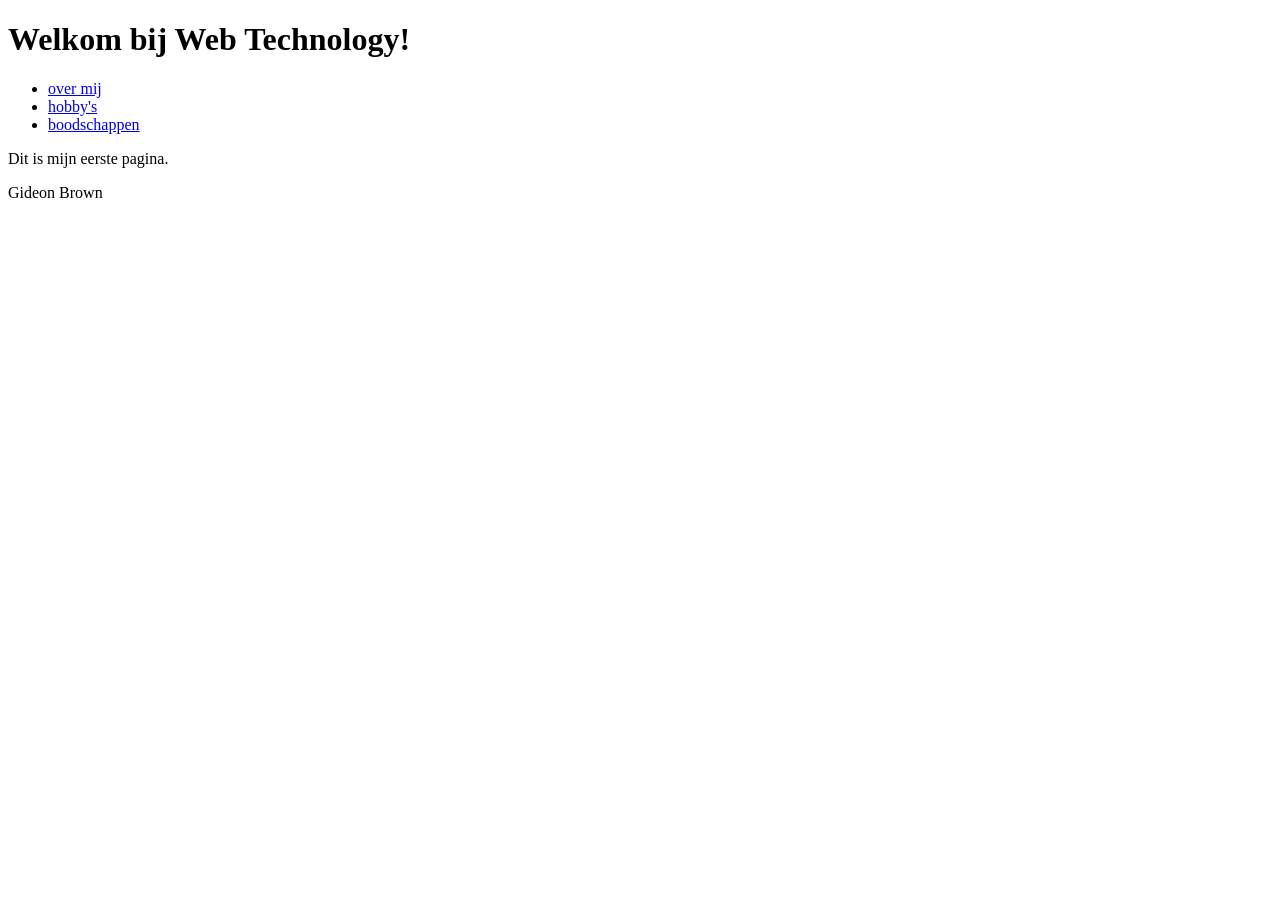
<file: labo-01/index.html>
<!DOCTYPE html>
<html lang="en">
<head>
    <meta charset="UTF-8">
    <meta name="viewport" content="width=device-width, initial-scale=">
    <title>Document</title>
</head>
<body>
<header>
    <h1>Welkom bij Web Technology!</h1>
    <nav>
        <ul>
            <li><a href="over-mij.html">over mij</a></li>
            <li><a href="hobby.html">hobby's</a></li>
            <li><a href="boodschappen.html">boodschappen</a></li>
        </ul>
    </nav>
</header>
<main>
<p>Dit is mijn eerste pagina.</p>
</main>

<footer>
<p>Gideon Brown</p>
</footer>

</body>
</html>
</file>
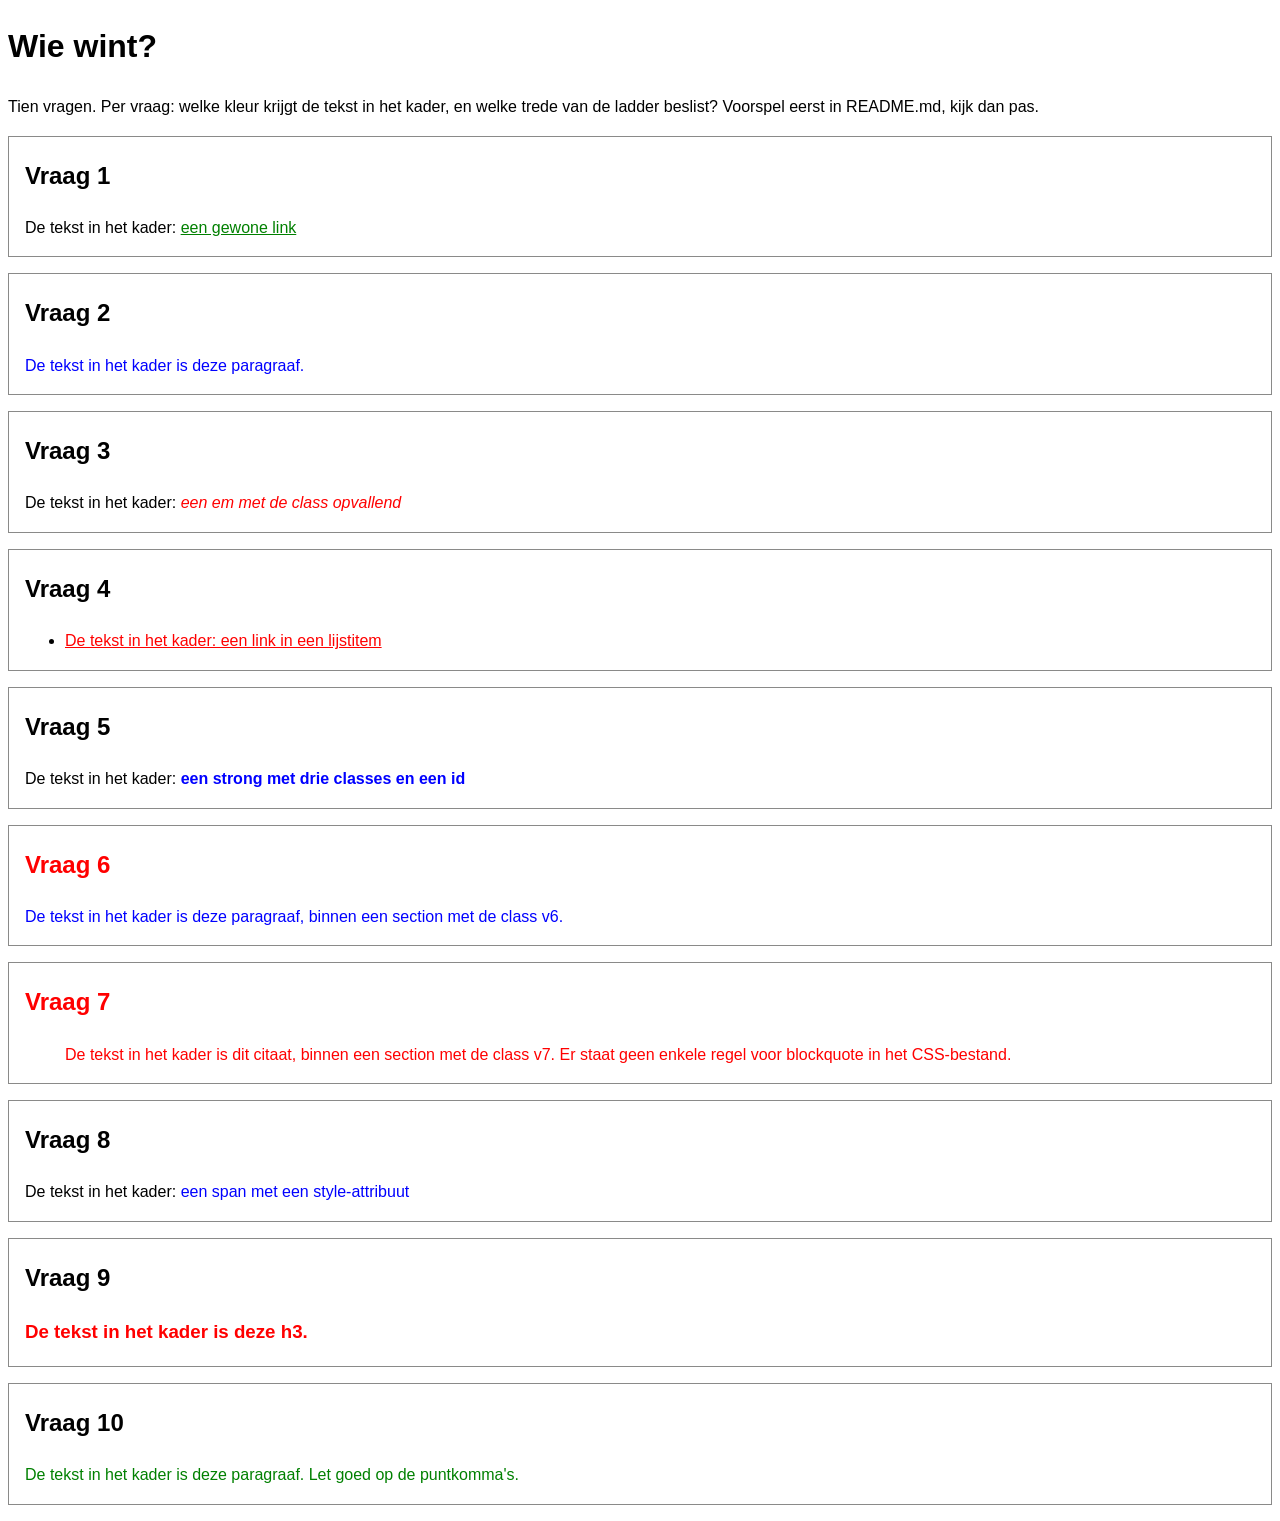
<file: labo-02/cascade/index.html>
<!-- index.html - oefening 3: voorspel, dan kijk. Wijzig dit bestand niet. -->
<!doctype html>
<html lang="nl">
  <head>
    <meta charset="utf-8">
    <meta name="viewport" content="width=device-width, initial-scale=1">
    <title>Wie wint? Tien vragen over de cascade</title>
    <link rel="stylesheet" href="css/stijl.css">
  </head>
  <body>
    <h1>Wie wint?</h1>
    <p>Tien vragen. Per vraag: welke kleur krijgt de tekst in het kader, en welke trede van de ladder beslist? Voorspel eerst in README.md, kijk dan pas.</p>

    <section class="vraag v1">
      <h2>Vraag 1</h2>
      <p>De tekst in het kader: <a href="#">een gewone link</a></p>
    </section>

    <section class="vraag v2">
      <h2>Vraag 2</h2>
      <p class="v2-tekst">De tekst in het kader is deze paragraaf.</p>
    </section>

    <section class="vraag v3">
      <h2>Vraag 3</h2>
      <p>De tekst in het kader: <em class="opvallend">een em met de class opvallend</em></p>
    </section>

    <section class="vraag v4">
      <h2>Vraag 4</h2>
      <ul>
        <li><a href="#">De tekst in het kader: een link in een lijstitem</a></li>
      </ul>
    </section>

    <section class="vraag v5">
      <h2>Vraag 5</h2>
      <p>De tekst in het kader: <strong class="een twee drie" id="v5-tekst">een strong met drie classes en een id</strong></p>
    </section>

    <section class="vraag v6">
      <h2>Vraag 6</h2>
      <p class="v6-tekst">De tekst in het kader is deze paragraaf, binnen een section met de class v6.</p>
    </section>

    <section class="vraag v7">
      <h2>Vraag 7</h2>
      <blockquote>De tekst in het kader is dit citaat, binnen een section met de class v7. Er staat geen enkele regel voor blockquote in het CSS-bestand.</blockquote>
    </section>

    <section class="vraag v8">
      <h2>Vraag 8</h2>
      <p>De tekst in het kader: <span class="v8-tekst" style="color: blue">een span met een style-attribuut</span></p>
    </section>

    <section class="vraag v9">
      <h2>Vraag 9</h2>
      <h3 class="v9-tekst">De tekst in het kader is deze h3.</h3>
    </section>

    <section class="vraag v10">
      <h2>Vraag 10</h2>
      <p class="v10-tekst">De tekst in het kader is deze paragraaf. Let goed op de puntkomma's.</p>
    </section>
  </body>
</html>
</file>
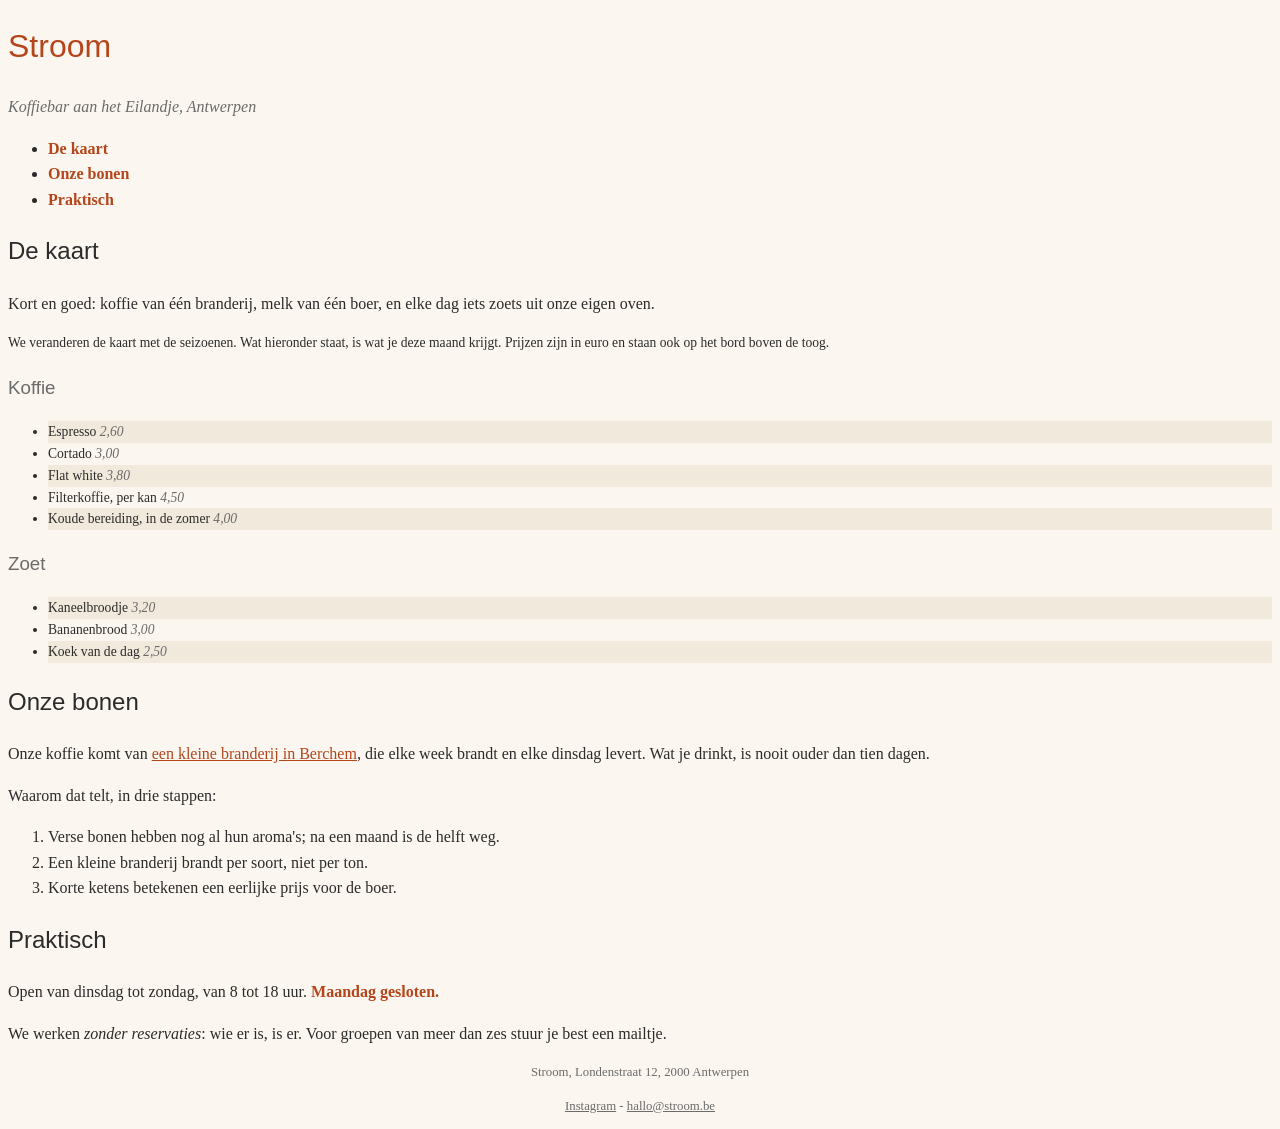
<file: labo-02/nabouw/index.html>
<!-- index.html - nabouw labo 2. Dit bestand mag je NIET wijzigen: geen class erbij, geen element verplaatst, geen style-attribuut. Jij schrijft css/stijl.css. -->
<!--
  Wat het screenshot niet kan tonen (hover en focus):
  - links in de navigatie: accentkleur, vet, geen onderstreping;
    bij hover en focus: inktkleur en onderstreept
  - links in main: accentkleur, onderstreept;
    bij hover en focus: papierkleur op een achtergrond in de accentkleur
  - links in de footer: gedempte kleur; bij hover en focus: accentkleur
-->
<!doctype html>
<html lang="nl">
  <head>
    <meta charset="utf-8">
    <meta name="viewport" content="width=device-width, initial-scale=1">
    <title>Stroom - koffiebar aan het Eilandje</title>
    <link rel="stylesheet" href="css/stijl.css">
  </head>
  <body>
    <header>
      <h1>Stroom</h1>
      <p class="slogan">Koffiebar aan het Eilandje, Antwerpen</p>
      <nav>
        <ul>
          <li><a href="#kaart">De kaart</a></li>
          <li><a href="#bonen">Onze bonen</a></li>
          <li><a href="#praktisch">Praktisch</a></li>
        </ul>
      </nav>
    </header>

    <main>
      <article>
        <h2 id="kaart">De kaart</h2>
        <p class="intro">Kort en goed: koffie van één branderij, melk van één boer, en elke dag iets zoets uit onze eigen oven.</p>
        <p>We veranderen de kaart met de seizoenen. Wat hieronder staat, is wat je deze maand krijgt. Prijzen zijn in euro en staan ook op het bord boven de toog.</p>

        <h3>Koffie</h3>
        <ul class="kaart">
          <li>Espresso <span class="prijs">2,60</span></li>
          <li>Cortado <span class="prijs">3,00</span></li>
          <li>Flat white <span class="prijs">3,80</span></li>
          <li>Filterkoffie, per kan <span class="prijs">4,50</span></li>
          <li>Koude bereiding, in de zomer <span class="prijs">4,00</span></li>
        </ul>

        <h3>Zoet</h3>
        <ul class="kaart">
          <li>Kaneelbroodje <span class="prijs">3,20</span></li>
          <li>Bananenbrood <span class="prijs">3,00</span></li>
          <li>Koek van de dag <span class="prijs">2,50</span></li>
        </ul>

        <h2 id="bonen">Onze bonen</h2>
        <p>Onze koffie komt van <a href="https://www.example.be">een kleine branderij in Berchem</a>, die elke week brandt en elke dinsdag levert. Wat je drinkt, is nooit ouder dan tien dagen.</p>
        <p>Waarom dat telt, in drie stappen:</p>
        <ol>
          <li>Verse bonen hebben nog al hun aroma's; na een maand is de helft weg.</li>
          <li>Een kleine branderij brandt per soort, niet per ton.</li>
          <li>Korte ketens betekenen een eerlijke prijs voor de boer.</li>
        </ol>

        <h2 id="praktisch">Praktisch</h2>
        <p>Open van dinsdag tot zondag, van 8 tot 18 uur. <strong>Maandag gesloten.</strong></p>
        <p>We werken <em>zonder reservaties</em>: wie er is, is er. Voor groepen van meer dan zes stuur je best een mailtje.</p>
      </article>
    </main>

    <footer>
      <p>Stroom, Londenstraat 12, 2000 Antwerpen</p>
      <p><a href="https://www.instagram.com">Instagram</a> - <a href="mailto:hallo@stroom.be">hallo@stroom.be</a></p>
    </footer>
  </body>
</html>
</file>
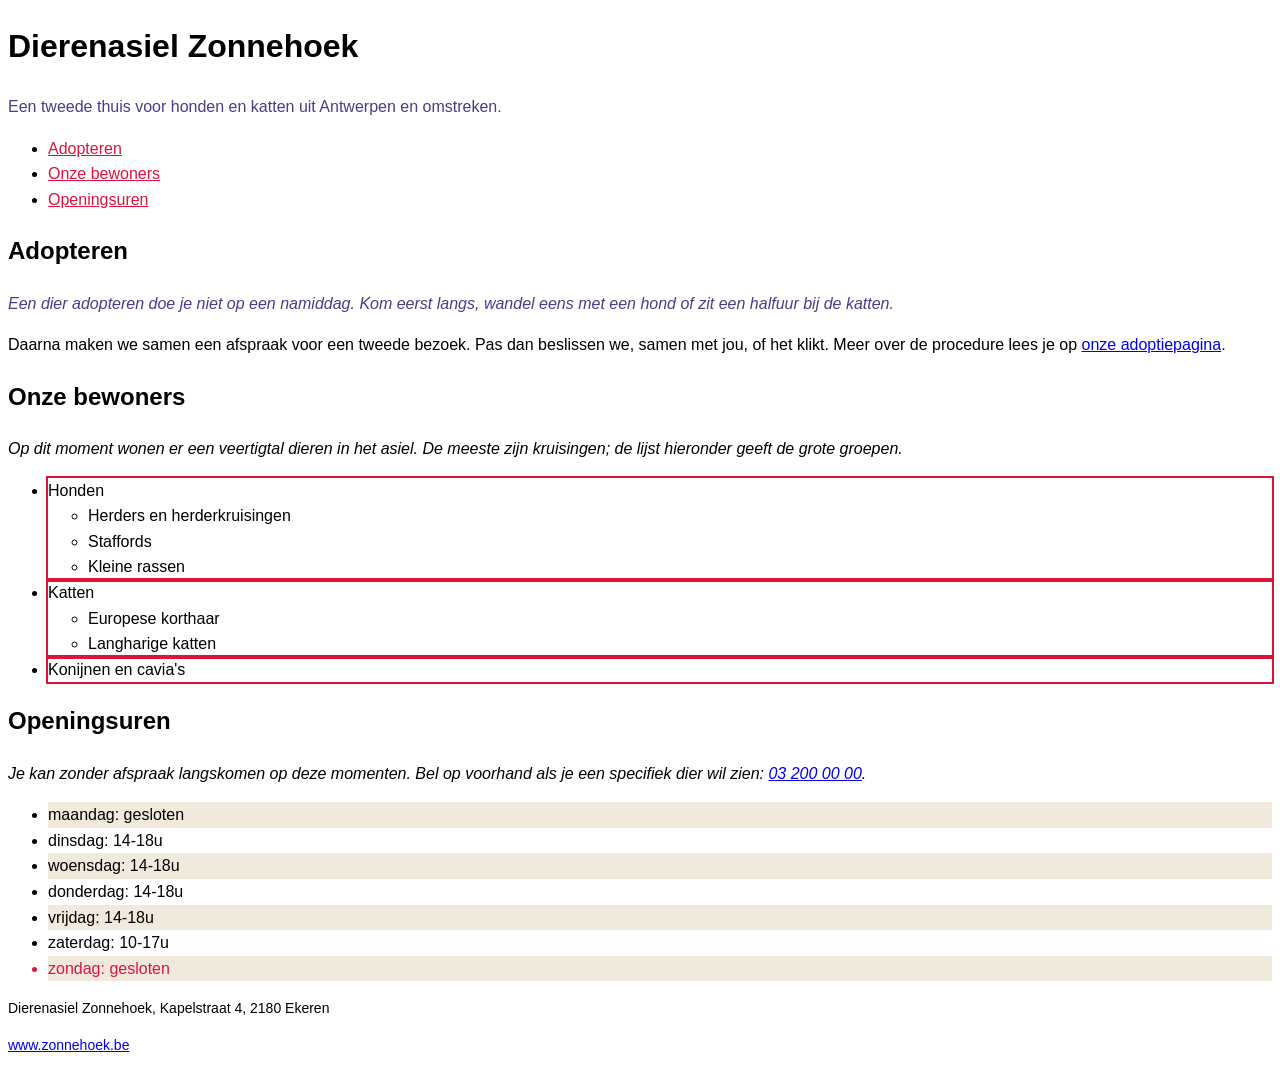
<file: labo-02/selectors/index.html>
<!-- index.html - oefening 2: selectors. Wijzig dit bestand niet; alles wat je nodig hebt, staat erin. -->
<!doctype html>
<html lang="nl">
  <head>
    <meta charset="utf-8">
    <meta name="viewport" content="width=device-width, initial-scale=1">
    <title>Dierenasiel Zonnehoek</title>
    <link rel="stylesheet" href="css/stijl.css">
  </head>
  <body>
    
    <header>
      <h1>Dierenasiel Zonnehoek</h1>
      <p class="slogan">Een tweede thuis voor honden en katten uit Antwerpen en omstreken.</p>

      <nav>
        <ul>
          <li><a href="#adopteren">Adopteren</a></li>
          <li><a href="#rassen">Onze bewoners</a></li>
          <li><a href="#uren">Openingsuren</a></li>
        </ul>
      </nav>

    </header>

    <main>
      <article>
        <h2 id="adopteren">Adopteren</h2>
        <p class="intro">Een dier adopteren doe je niet op een namiddag. Kom eerst langs, wandel eens met een hond of zit een halfuur bij de katten.</p>
        <p>Daarna maken we samen een afspraak voor een tweede bezoek. Pas dan beslissen we, samen met jou, of het klikt. Meer over de procedure lees je op <a href="https://www.zonnehoek.be/adoptie">onze adoptiepagina</a>.</p>

        <h2 id="rassen">Onze bewoners</h2>
        <p>Op dit moment wonen er een veertigtal dieren in het asiel. De meeste zijn kruisingen; de lijst hieronder geeft de grote groepen.</p>
        <ul class="rassen">
          <li>Honden
            <ul>
              <li>Herders en herderkruisingen</li>
              <li>Staffords</li>
              <li>Kleine rassen</li>
            </ul>
          </li>
          <li>Katten
            <ul>
              <li>Europese korthaar</li>
              <li>Langharige katten</li>
            </ul>
          </li>
          <li>Konijnen en cavia's</li>
        </ul>

        <h2 id="uren">Openingsuren</h2>
        <p>Je kan zonder afspraak langskomen op deze momenten. Bel op voorhand als je een specifiek dier wil zien: <a href="tel:+3232000000">03 200 00 00</a>.</p>
        <ul class="uren">
          <li>maandag: gesloten</li>
          <li>dinsdag: 14-18u</li>
          <li>woensdag: 14-18u</li>
          <li>donderdag: 14-18u</li>
          <li>vrijdag: 14-18u</li>
          <li>zaterdag: 10-17u</li>
          <li>zondag: gesloten</li>
        </ul>
      </article>
    </main>

    <footer>
      <p>Dierenasiel Zonnehoek, Kapelstraat 4, 2180 Ekeren</p>
      <p><a href="https://www.zonnehoek.be">www.zonnehoek.be</a></p>
    </footer>
  </body>
</html>
</file>
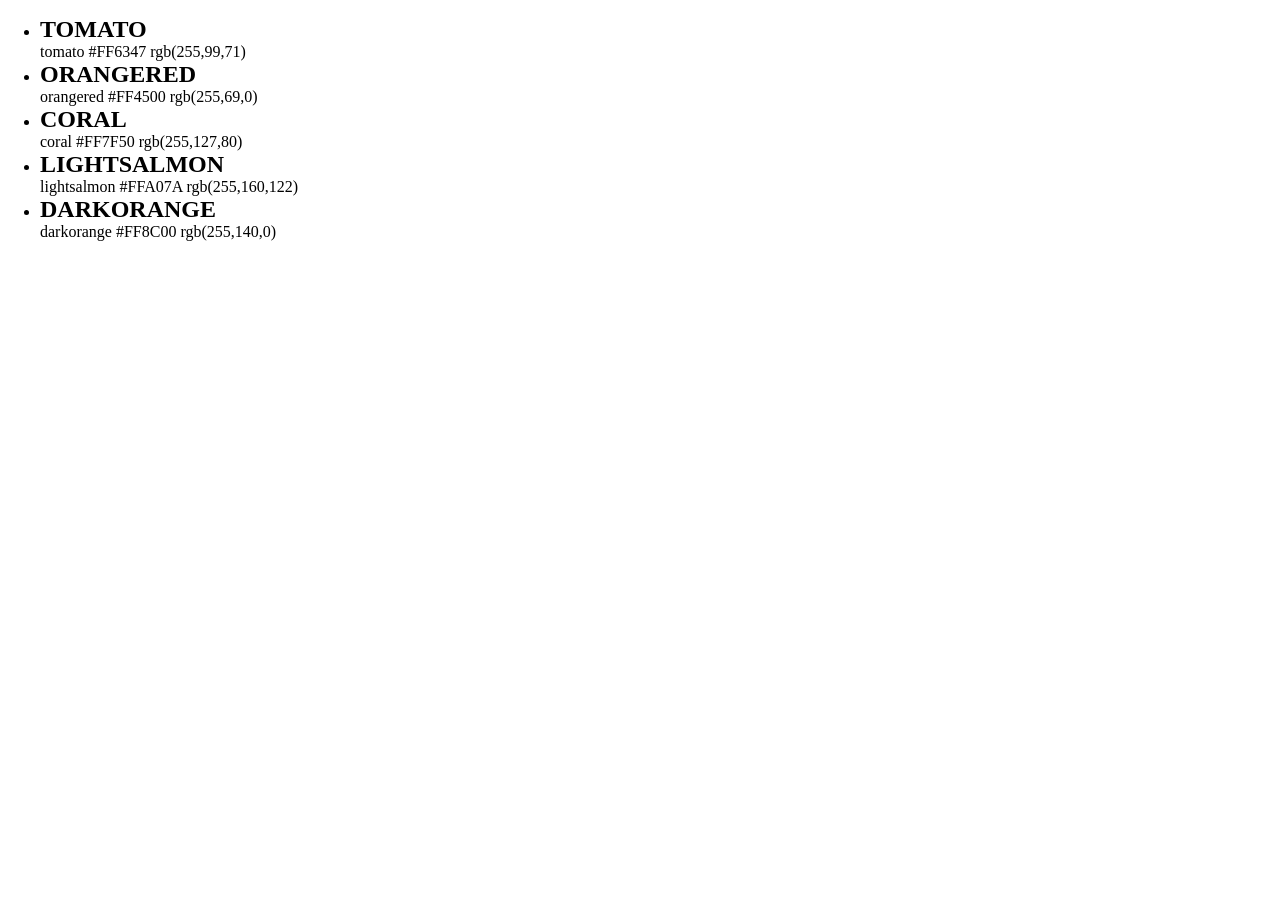
<file: labo-03/kleuren/index.html>
<!doctype html>
<html lang="en">
<head>
  <meta charset="utf-8">
  <meta name="viewport" content="width=device-width, initial-scale=1">
  <title>Labo 3 - Kleurenstalen</title>
  <link rel="stylesheet" href="css/reset.css">
  <link rel="stylesheet" href="css/stijl.css">
</head>
<body>
  <!-- Do not change this file. Write your CSS in css/stijl.css. -->
  <ul>
    <li class="tomato">
      <h2>TOMATO</h2>
      <p class="codes"><span>tomato</span> <span>#FF6347</span> <span>rgb(255,99,71)</span></p>
    </li>
    <li class="orangered">
      <h2>ORANGERED</h2>
      <p class="codes"><span>orangered</span> <span>#FF4500</span> <span>rgb(255,69,0)</span></p>
    </li>
    <li class="coral">
      <h2>CORAL</h2>
      <p class="codes"><span>coral</span> <span>#FF7F50</span> <span>rgb(255,127,80)</span></p>
    </li>
    <li class="lightsalmon">
      <h2>LIGHTSALMON</h2>
      <p class="codes"><span>lightsalmon</span> <span>#FFA07A</span> <span>rgb(255,160,122)</span></p>
    </li>
    <li class="darkorange">
      <h2>DARKORANGE</h2>
      <p class="codes"><span>darkorange</span> <span>#FF8C00</span> <span>rgb(255,140,0)</span></p>
    </li>
  </ul>
</body>
</html>
</file>
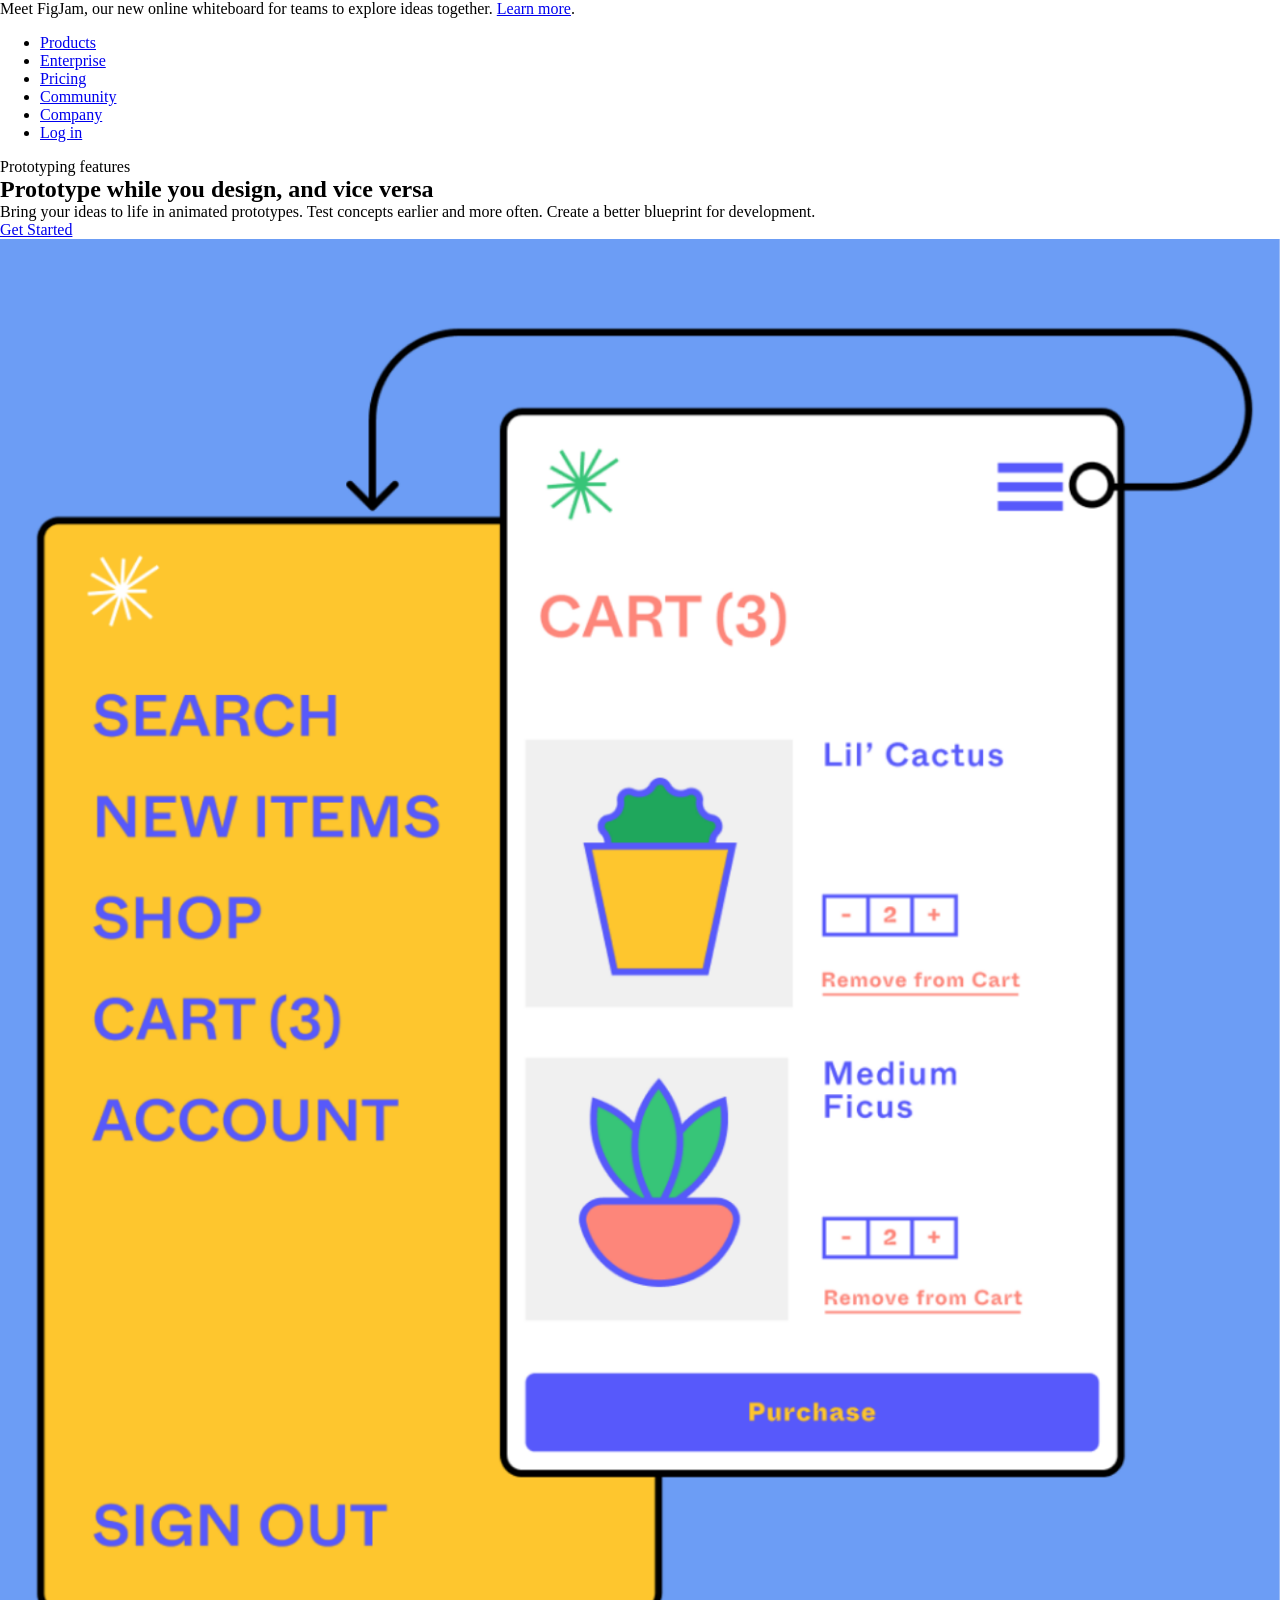
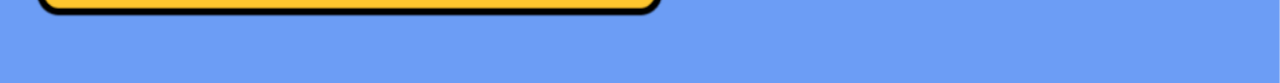
<file: labo-03/landing/index.html>
<!doctype html>
<html lang="en">
<head>
  <meta charset="utf-8">
  <meta name="viewport" content="width=device-width, initial-scale=1">
  <title>Labo 3 - Landingspagina</title>
  <link rel="stylesheet" href="css/reset.css">
  <link rel="stylesheet" href="css/stijl.css">
</head>
<body>
  <!-- Do not change this file. Write your CSS in css/stijl.css.
       Not visible in the screenshot: on :hover and :focus the links in the
       banner and in the navigation get an underline, and the button turns
       dark grey (#333333) instead of black. -->
  <div class="banner">
    <p>Meet FigJam, our new online whiteboard for teams to explore ideas together. <a href="#">Learn more</a>.</p>
  </div>
  <header>
    <nav>
      <ul>
        <li><a href="#">Products</a></li>
        <li><a href="#">Enterprise</a></li>
        <li><a href="#">Pricing</a></li>
        <li><a href="#">Community</a></li>
        <li><a href="#">Company</a></li>
        <li><a href="#">Log in</a></li>
      </ul>
    </nav>
  </header>
  <main>
    <article>
      <p class="bovenkop">Prototyping features</p>
      <h1>Prototype while you design, and vice versa</h1>
      <p>Bring your ideas to life in animated prototypes. Test concepts earlier and more often. Create a better blueprint for development.</p>
      <a href="#" class="knop">Get Started</a>
    </article><!-- no whitespace between these two tags: see syllabus 3.7 --><div class="afbeelding">
      <img src="afbeeldingen/prototype.png" alt="Prototype of a plant shop: a yellow menu panel next to a white cart screen">
    </div>
  </main>
</body>
</html>
</file>
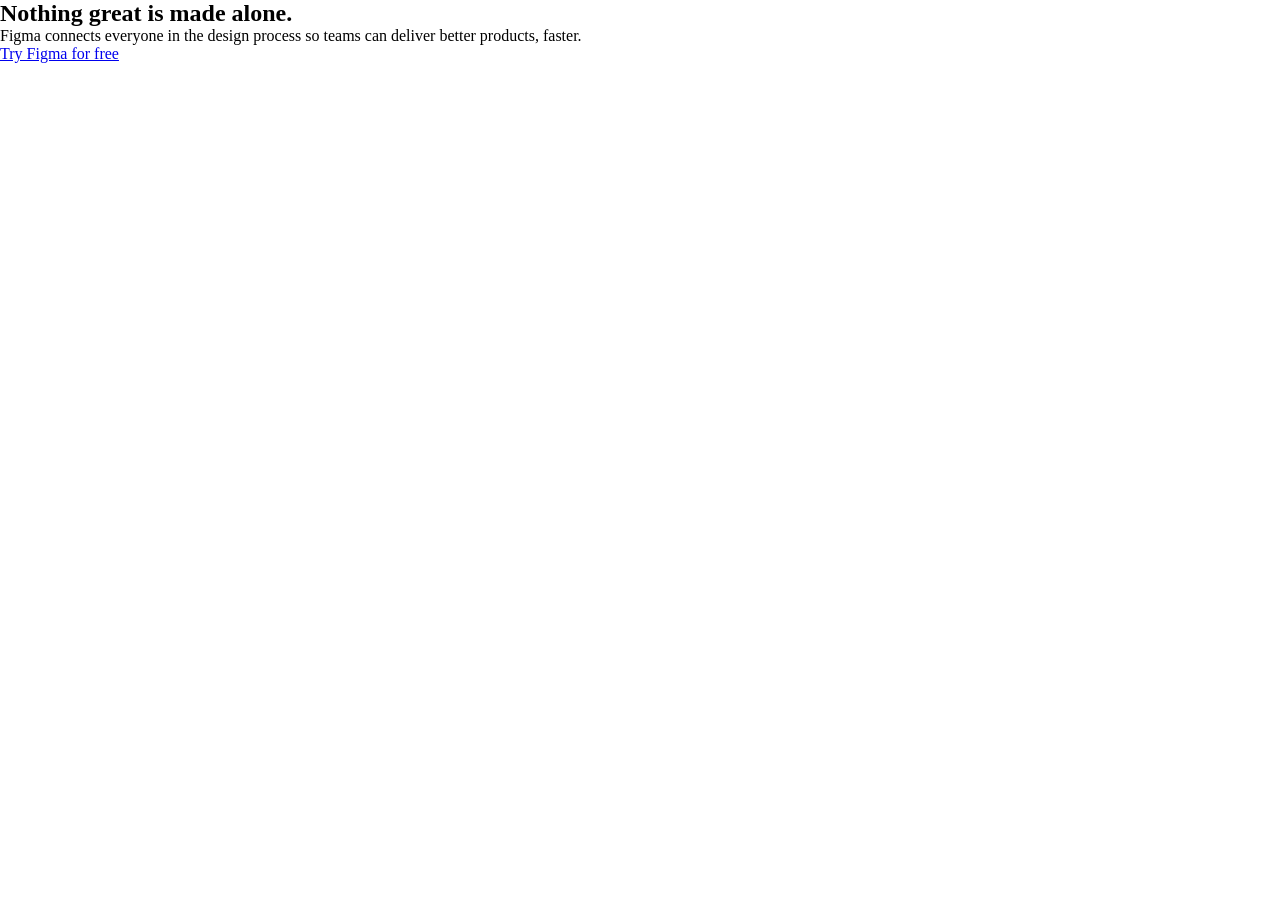
<file: labo-03/slogan/index.html>
<!doctype html>
<html lang="en">
<head>
  <meta charset="utf-8">
  <meta name="viewport" content="width=device-width, initial-scale=1">
  <title>Labo 3 - Slogan</title>
  <link rel="stylesheet" href="css/reset.css">
  <link rel="stylesheet" href="css/stijl.css">
</head>
<body>
  <!-- Do not change this file. Write your CSS in css/stijl.css.
       Not visible in the screenshot: on :hover and :focus the button turns
       dark grey (#333333) instead of black. -->
  <h2>Nothing great is <span>made</span> alone.</h2>
  <p>Figma connects everyone in the design process so teams can deliver better products, faster.</p>
  <a href="https://www.figma.com">Try Figma for free</a>
</body>
</html>
</file>
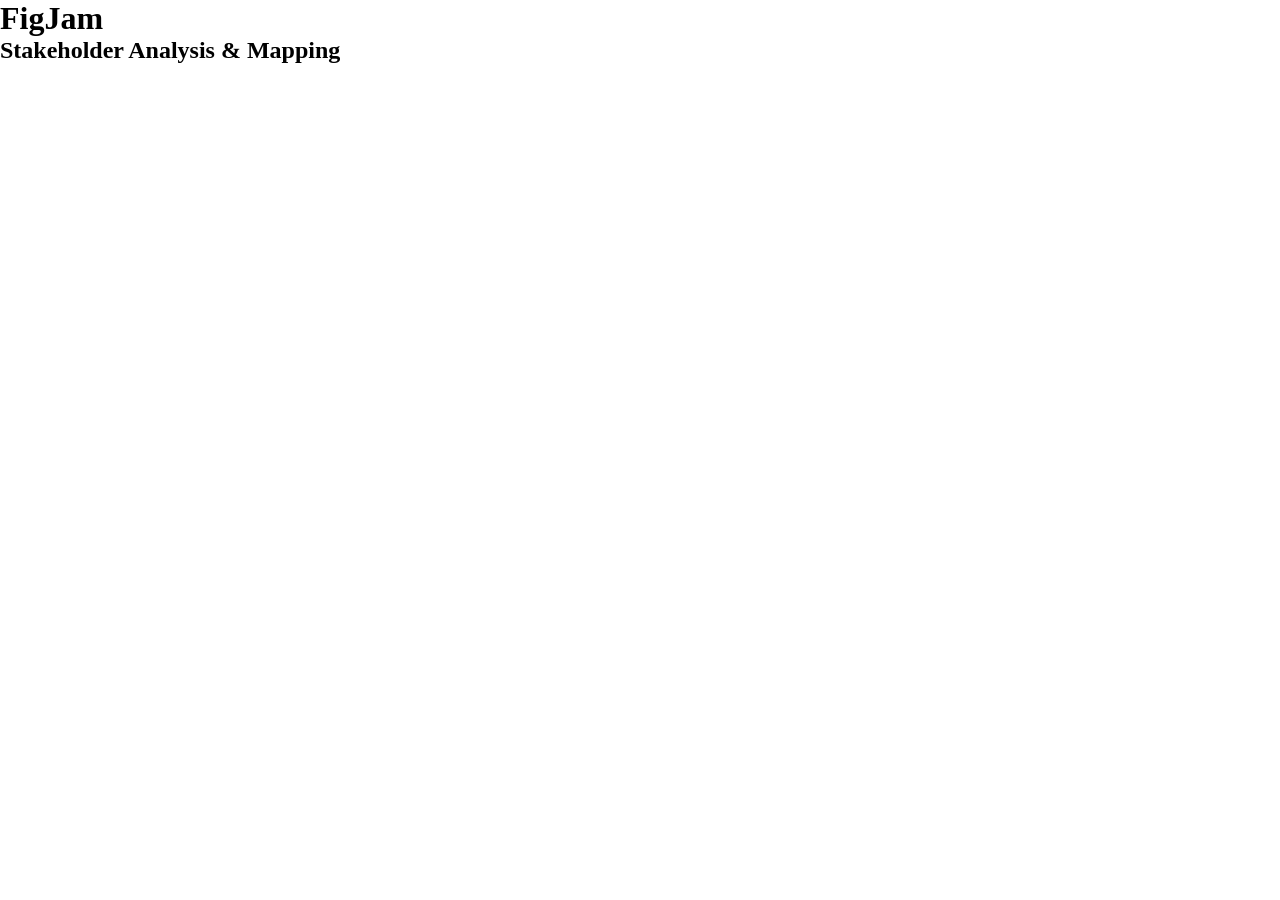
<file: labo-03/tabblad/index.html>
<!doctype html>
<html lang="en">
<head>
  <meta charset="utf-8">
  <meta name="viewport" content="width=device-width, initial-scale=1">
  <title>Labo 3 - Tabblad</title>
  <link rel="stylesheet" href="css/reset.css">
  <link rel="stylesheet" href="css/stijl.css">
</head>
<body>
  <!-- Do not change this file. Write your CSS in css/stijl.css. -->
  <h1>FigJam</h1>
  <h2>Stakeholder Analysis &amp; Mapping</h2>
</body>
</html>
</file>
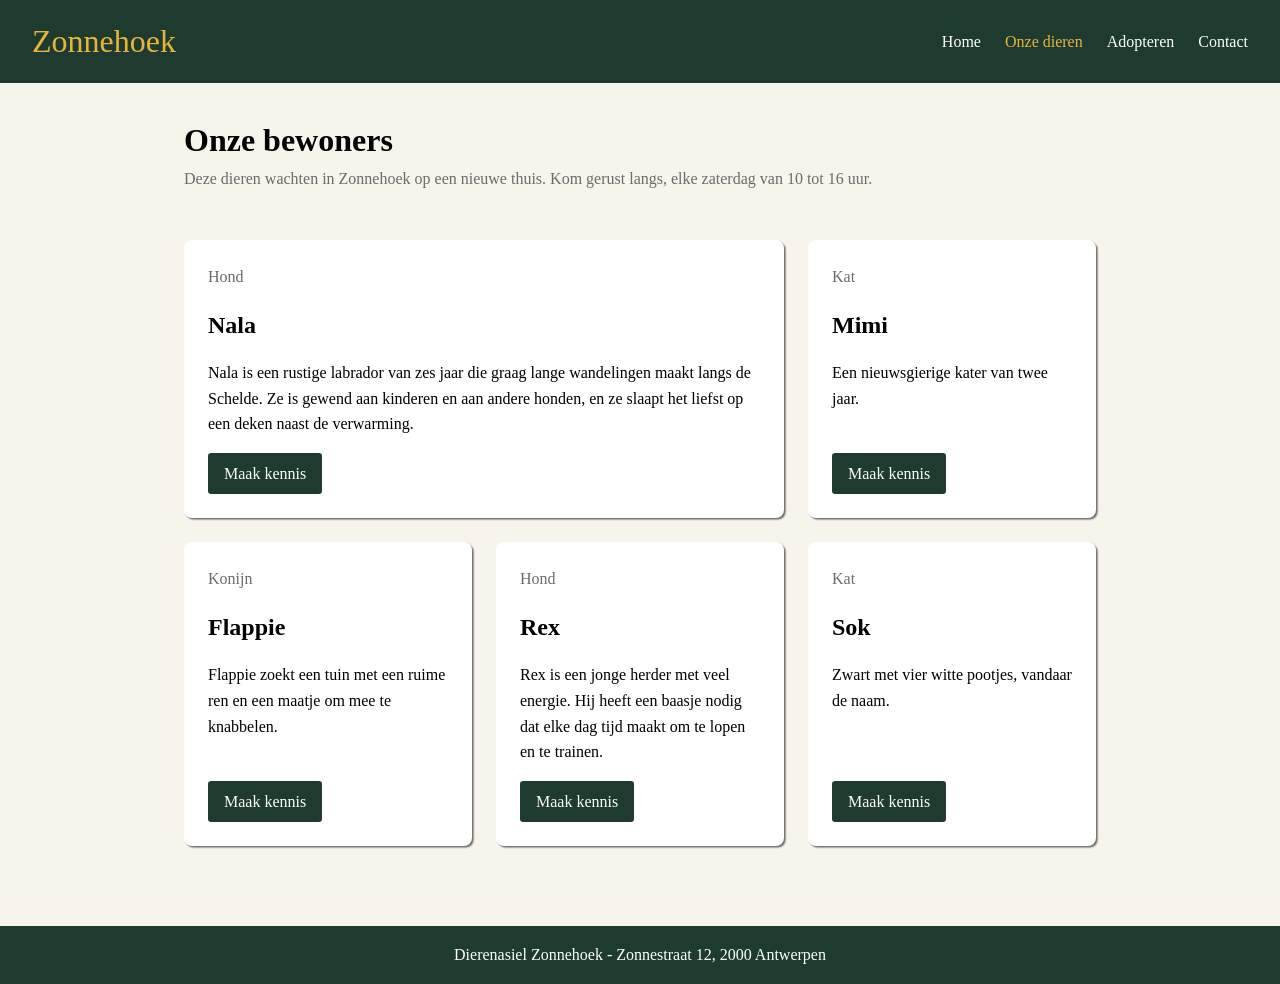
<file: labo-04/dierenasiel/index.html>
<!doctype html>
<html lang="nl">
<head>
  <meta charset="utf-8">
  <meta name="viewport" content="width=device-width, initial-scale=1">
  <title>Labo 4 - Dierenasiel Zonnehoek</title>
  <link rel="stylesheet" href="css/reset.css">
  <link rel="stylesheet" href="css/stijl.css">
</head>
<body>
  <!-- Do not change this file. Write your CSS in css/stijl.css.
       Not visible in the screenshot: on :hover and :focus the links in the
       navigation get an underline, and a button turns dark (#2b2b2b). -->
  <header>
    <a class="logo" href="index.html">Zonnehoek</a>
    <nav>
      <ul>
        <li><a href="index.html">Home</a></li>
        <li><a href="dieren.html" class="actief">Onze dieren</a></li>
        <li><a href="adopteren.html">Adopteren</a></li>
        <li><a href="contact.html">Contact</a></li>
      </ul>
    </nav>
  </header>
  <main>
    <h1>Onze bewoners</h1>
    <p class="intro">Deze dieren wachten in Zonnehoek op een nieuwe thuis. Kom gerust langs, elke zaterdag van 10 tot 16 uur.</p>
    <ul class="kaarten">
      <li class="kaart uitgelicht">
        <p class="soort">Hond</p>
        <h2>Nala</h2>
        <p class="beschrijving">Nala is een rustige labrador van zes jaar die graag lange wandelingen maakt langs de Schelde. Ze is gewend aan kinderen en aan andere honden, en ze slaapt het liefst op een deken naast de verwarming.</p>
        <a class="knop" href="#">Maak kennis</a>
      </li>
      <li class="kaart">
        <p class="soort">Kat</p>
        <h2>Mimi</h2>
        <p class="beschrijving">Een nieuwsgierige kater van twee jaar.</p>
        <a class="knop" href="#">Maak kennis</a>
      </li>
      <li class="kaart">
        <p class="soort">Konijn</p>
        <h2>Flappie</h2>
        <p class="beschrijving">Flappie zoekt een tuin met een ruime ren en een maatje om mee te knabbelen.</p>
        <a class="knop" href="#">Maak kennis</a>
      </li>
      <li class="kaart">
        <p class="soort">Hond</p>
        <h2>Rex</h2>
        <p class="beschrijving">Rex is een jonge herder met veel energie. Hij heeft een baasje nodig dat elke dag tijd maakt om te lopen en te trainen.</p>
        <a class="knop" href="#">Maak kennis</a>
      </li>
      <li class="kaart">
        <p class="soort">Kat</p>
        <h2>Sok</h2>
        <p class="beschrijving">Zwart met vier witte pootjes, vandaar de naam.</p>
        <a class="knop" href="#">Maak kennis</a>
      </li>
    </ul>
  </main>
  <footer>
    <p>Dierenasiel Zonnehoek - Zonnestraat 12, 2000 Antwerpen</p>
  </footer>
</body>
</html>
</file>
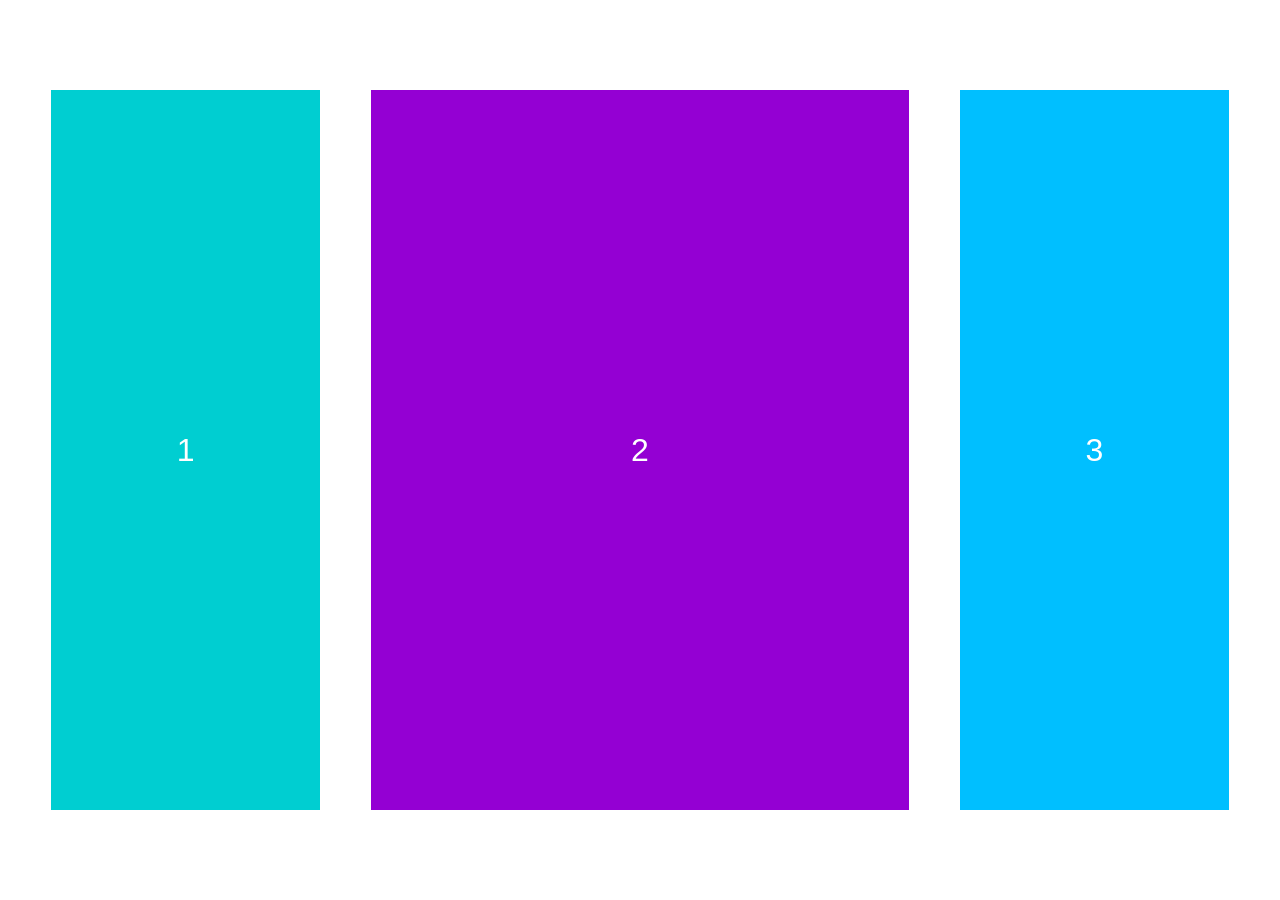
<file: labo-04/kolommen/index.html>
<!doctype html>
<html lang="nl">
<head>
  <meta charset="utf-8">
  <meta name="viewport" content="width=device-width, initial-scale=1">
  <title>Labo 4 - Drie kolommen</title>
  <link rel="stylesheet" href="css/reset.css">
  <link rel="stylesheet" href="css/stijl.css">
</head>
<body>
  <!-- Do not change this file. Write your CSS in css/stijl.css. -->
  <main>
    <div>1</div>
    <div>2</div>
    <div>3</div>
  </main>
</body>
</html>
</file>
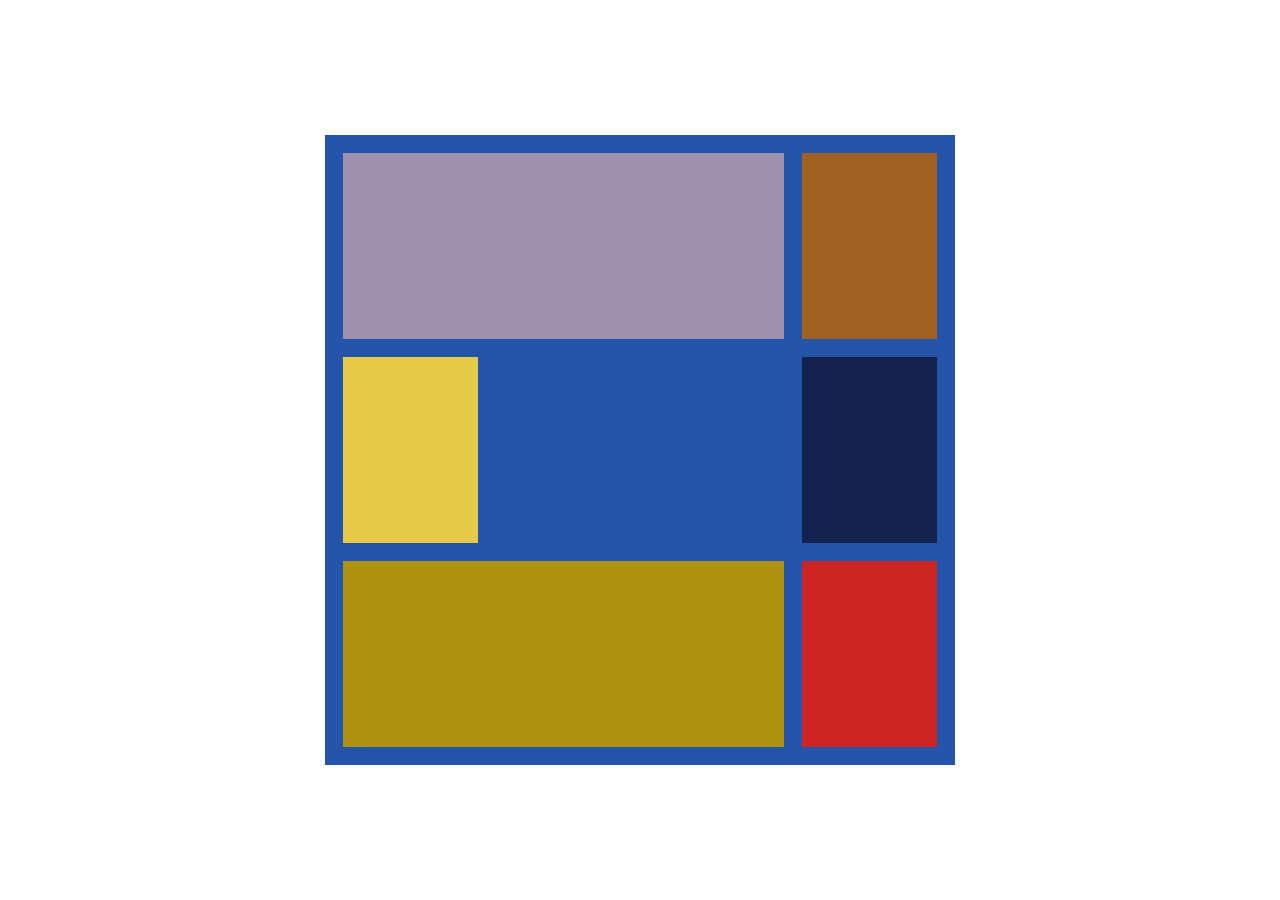
<file: labo-04/mondriaan/index.html>
<!doctype html>
<html lang="nl">
<head>
  <meta charset="utf-8">
  <meta name="viewport" content="width=device-width, initial-scale=1">
  <title>Labo 4 - Mondriaan</title>
  <link rel="stylesheet" href="css/reset.css">
  <link rel="stylesheet" href="css/stijl.css">
</head>
<body>
  <!-- Do not change this file. Write your CSS in css/stijl.css. -->
  <main class="schilderij">
    <div class="lila"></div>
    <div class="bruin"></div>
    <div class="geel"></div>
    <div class="marine"></div>
    <div class="olijf"></div>
    <div class="rood"></div>
  </main>
</body>
</html>
</file>
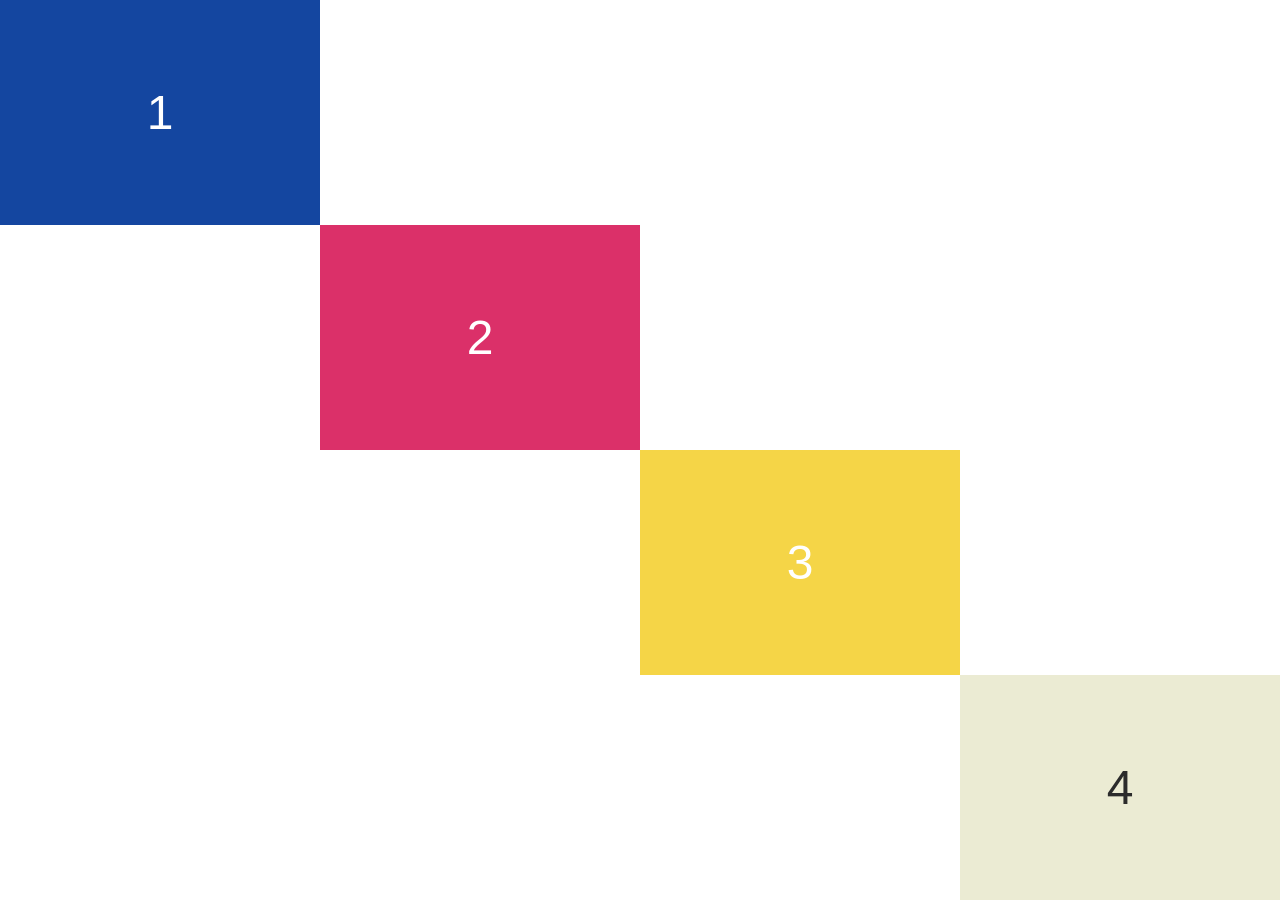
<file: labo-04/trap/index.html>
<!doctype html>
<html lang="nl">
<head>
  <meta charset="utf-8">
  <meta name="viewport" content="width=device-width, initial-scale=1">
  <title>Labo 4 - Trap</title>
  <link rel="stylesheet" href="css/reset.css">
  <link rel="stylesheet" href="css/stijl.css">
</head>
<body>
  <!-- Do not change this file. Write your CSS in css/stijl.css. -->
  <main class="trap">
    <div class="trede">1</div>
    <div class="trede">2</div>
    <div class="trede">3</div>
    <div class="trede">4</div>
  </main>
</body>
</html>
</file>
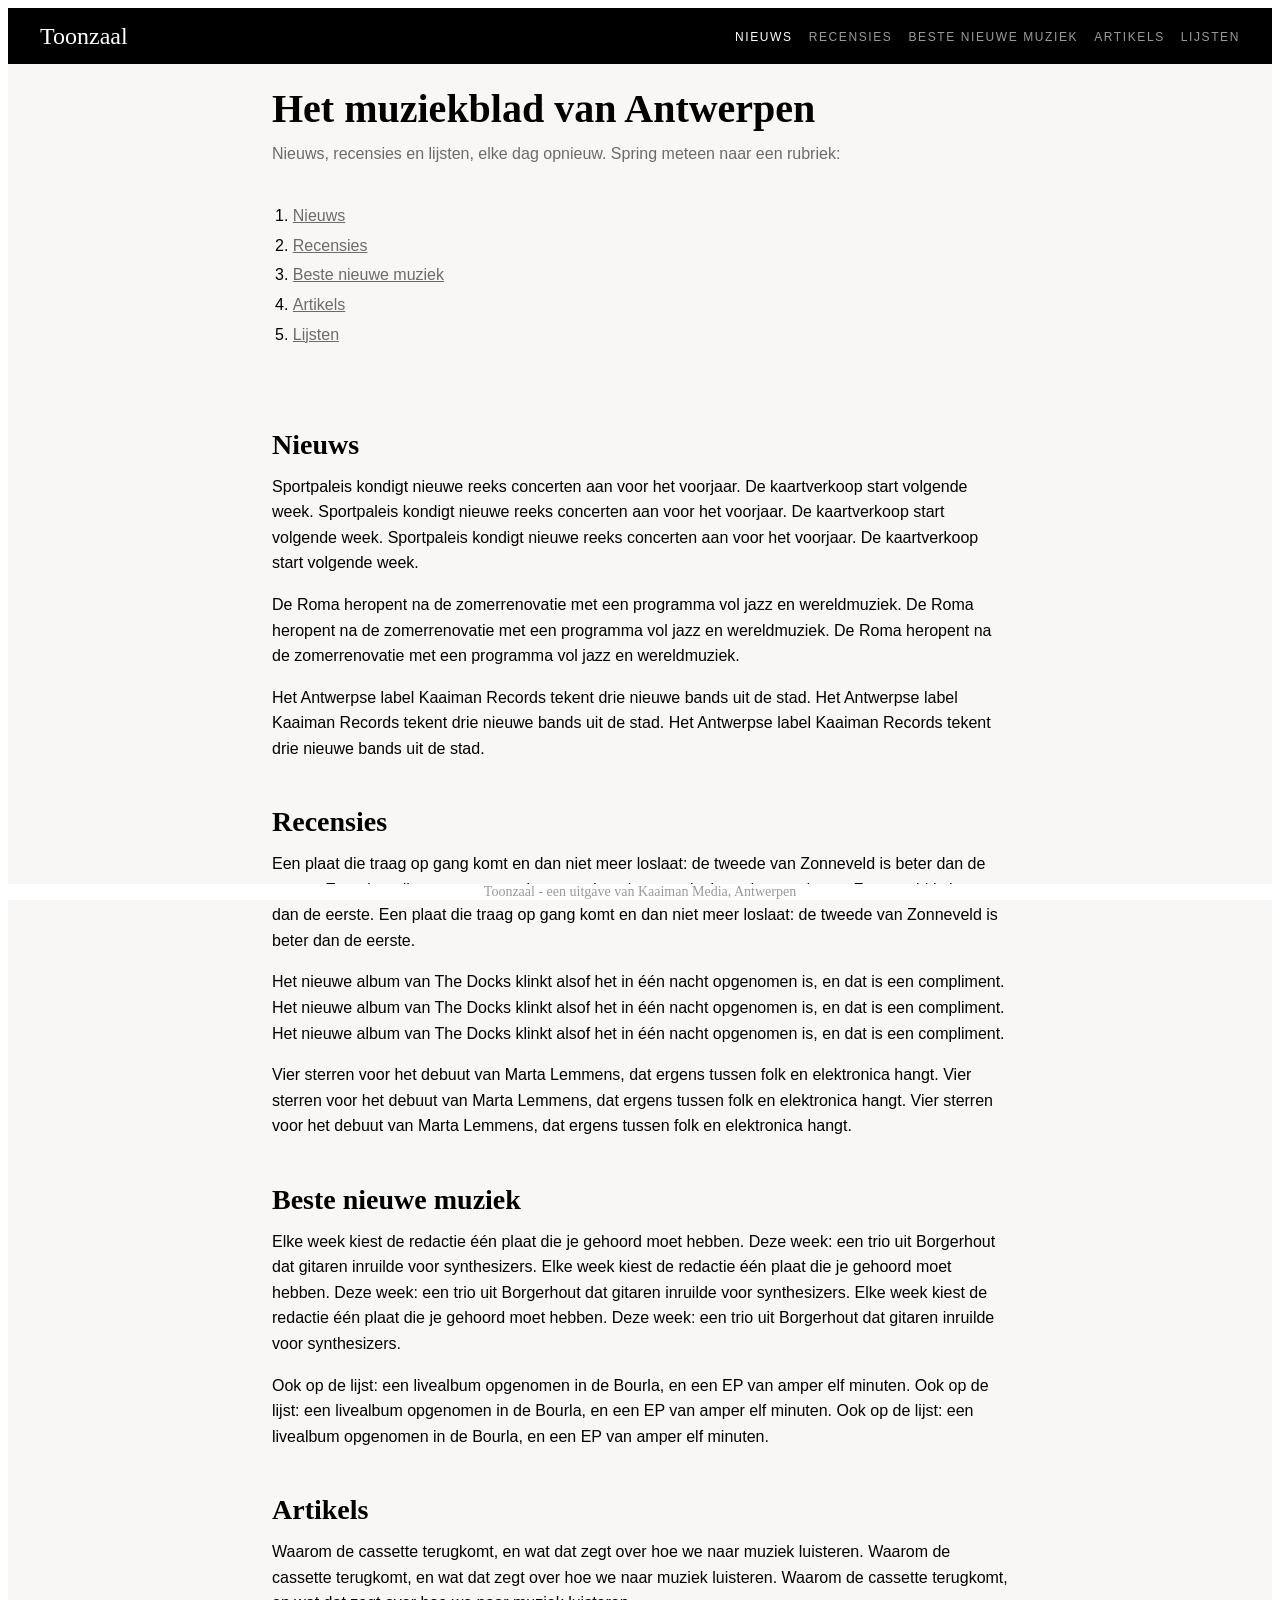
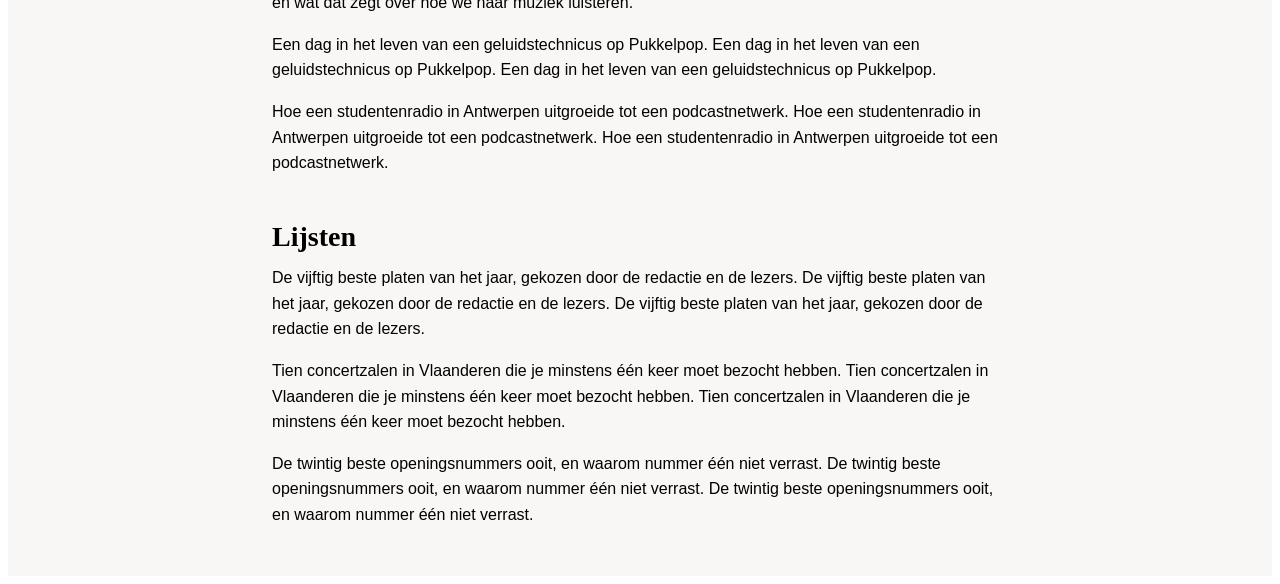
<file: labo-05/balk/index.html>
<!doctype html>
<html lang="nl">
<head>
  <meta charset="utf-8">
  <meta name="viewport" content="width=device-width, initial-scale=1">
  <title>Labo 5 - Toonzaal</title>
  <link rel="stylesheet" href="css/reset.css">
  <link rel="stylesheet" href="css/stijl.css">
</head>
<body>
  <!-- Do not change this file. Write your CSS in css/stijl.css.
       Not visible in the screenshot: on :hover and :focus a link in the bar turns white. -->
  <header>
    <a class="logo" href="index.html">Toonzaal</a>
    <nav>
      <ul>
        <li><a href="#nieuws" class="actief">Nieuws</a></li>
        <li><a href="#recensies">Recensies</a></li>
        <li><a href="#beste">Beste nieuwe muziek</a></li>
        <li><a href="#artikels">Artikels</a></li>
        <li><a href="#lijsten">Lijsten</a></li>
      </ul>
    </nav>
  </header>
  <main>
    <h1>Het muziekblad van Antwerpen</h1>
    <p class="intro">Nieuws, recensies en lijsten, elke dag opnieuw. Spring meteen naar een rubriek:</p>
    <ol class="inhoud">
        <li><a href="#nieuws">Nieuws</a></li>
        <li><a href="#recensies">Recensies</a></li>
        <li><a href="#beste">Beste nieuwe muziek</a></li>
        <li><a href="#artikels">Artikels</a></li>
        <li><a href="#lijsten">Lijsten</a></li>
    </ol>
    <section id="nieuws">
      <h2>Nieuws</h2>
      <p>Sportpaleis kondigt nieuwe reeks concerten aan voor het voorjaar. De kaartverkoop start volgende week. Sportpaleis kondigt nieuwe reeks concerten aan voor het voorjaar. De kaartverkoop start volgende week. Sportpaleis kondigt nieuwe reeks concerten aan voor het voorjaar. De kaartverkoop start volgende week.</p>
      <p>De Roma heropent na de zomerrenovatie met een programma vol jazz en wereldmuziek. De Roma heropent na de zomerrenovatie met een programma vol jazz en wereldmuziek. De Roma heropent na de zomerrenovatie met een programma vol jazz en wereldmuziek.</p>
      <p>Het Antwerpse label Kaaiman Records tekent drie nieuwe bands uit de stad. Het Antwerpse label Kaaiman Records tekent drie nieuwe bands uit de stad. Het Antwerpse label Kaaiman Records tekent drie nieuwe bands uit de stad.</p>
    </section>
    <section id="recensies">
      <h2>Recensies</h2>
      <p>Een plaat die traag op gang komt en dan niet meer loslaat: de tweede van Zonneveld is beter dan de eerste. Een plaat die traag op gang komt en dan niet meer loslaat: de tweede van Zonneveld is beter dan de eerste. Een plaat die traag op gang komt en dan niet meer loslaat: de tweede van Zonneveld is beter dan de eerste.</p>
      <p>Het nieuwe album van The Docks klinkt alsof het in één nacht opgenomen is, en dat is een compliment. Het nieuwe album van The Docks klinkt alsof het in één nacht opgenomen is, en dat is een compliment. Het nieuwe album van The Docks klinkt alsof het in één nacht opgenomen is, en dat is een compliment.</p>
      <p>Vier sterren voor het debuut van Marta Lemmens, dat ergens tussen folk en elektronica hangt. Vier sterren voor het debuut van Marta Lemmens, dat ergens tussen folk en elektronica hangt. Vier sterren voor het debuut van Marta Lemmens, dat ergens tussen folk en elektronica hangt.</p>
    </section>
    <section id="beste">
      <h2>Beste nieuwe muziek</h2>
      <p>Elke week kiest de redactie één plaat die je gehoord moet hebben. Deze week: een trio uit Borgerhout dat gitaren inruilde voor synthesizers. Elke week kiest de redactie één plaat die je gehoord moet hebben. Deze week: een trio uit Borgerhout dat gitaren inruilde voor synthesizers. Elke week kiest de redactie één plaat die je gehoord moet hebben. Deze week: een trio uit Borgerhout dat gitaren inruilde voor synthesizers.</p>
      <p>Ook op de lijst: een livealbum opgenomen in de Bourla, en een EP van amper elf minuten. Ook op de lijst: een livealbum opgenomen in de Bourla, en een EP van amper elf minuten. Ook op de lijst: een livealbum opgenomen in de Bourla, en een EP van amper elf minuten.</p>
    </section>
    <section id="artikels">
      <h2>Artikels</h2>
      <p>Waarom de cassette terugkomt, en wat dat zegt over hoe we naar muziek luisteren. Waarom de cassette terugkomt, en wat dat zegt over hoe we naar muziek luisteren. Waarom de cassette terugkomt, en wat dat zegt over hoe we naar muziek luisteren.</p>
      <p>Een dag in het leven van een geluidstechnicus op Pukkelpop. Een dag in het leven van een geluidstechnicus op Pukkelpop. Een dag in het leven van een geluidstechnicus op Pukkelpop.</p>
      <p>Hoe een studentenradio in Antwerpen uitgroeide tot een podcastnetwerk. Hoe een studentenradio in Antwerpen uitgroeide tot een podcastnetwerk. Hoe een studentenradio in Antwerpen uitgroeide tot een podcastnetwerk.</p>
    </section>
    <section id="lijsten">
      <h2>Lijsten</h2>
      <p>De vijftig beste platen van het jaar, gekozen door de redactie en de lezers. De vijftig beste platen van het jaar, gekozen door de redactie en de lezers. De vijftig beste platen van het jaar, gekozen door de redactie en de lezers.</p>
      <p>Tien concertzalen in Vlaanderen die je minstens één keer moet bezocht hebben. Tien concertzalen in Vlaanderen die je minstens één keer moet bezocht hebben. Tien concertzalen in Vlaanderen die je minstens één keer moet bezocht hebben.</p>
      <p>De twintig beste openingsnummers ooit, en waarom nummer één niet verrast. De twintig beste openingsnummers ooit, en waarom nummer één niet verrast. De twintig beste openingsnummers ooit, en waarom nummer één niet verrast.</p>
    </section>
  </main>
  <footer>
    <p>Toonzaal - een uitgave van Kaaiman Media, Antwerpen</p>
  </footer>
</body>
</html>
</file>
<file: labo-02/cascade/css/stijl.css>
/* stijl.css - oefening 3: voorspel, dan kijk. Wijzig dit bestand niet. */

/* Opmaak van de pagina zelf; doet niet mee in de vragen. */
body {
  font-family: Verdana, sans-serif;
  line-height: 1.6;
}

.vraag {
  border: 1px solid #8a8a89;
  padding: 0 1rem;
  margin-bottom: 1rem;
}

/* ---- vraag 1 ---- */
a {
  color: green;
}

/* ---- vraag 2 ---- */
.v2-tekst {
  color: red;
}

.v2-tekst {
  color: blue;
}

/* ---- vraag 3 ---- */
.opvallend {
  color: red;
}

em {
  color: blue;
}

/* ---- vraag 4 ---- */
.v4 > a {
  color: green;
}

.v4 a {
  color: red;
}

/* ---- vraag 5 ---- */
.een.twee.drie {
  color: red;
}

#v5-tekst {
  color: blue;
}

/* ---- vraag 6 ---- */
.v6 {
  color: red;
}

.v6-tekst {
  color: blue;
}

/* ---- vraag 7 ---- */
.v7 {
  color: red;
}

/* ---- vraag 8 ---- */
.v8-tekst {
  color: red;
}

/* ---- vraag 9 ---- */
h3 {
  color: red !important;
}

.v9-tekst {
  color: blue;
}

/* ---- vraag 10 ---- */
.v10-tekst {
  color: green;
  font-size: 1.5rem
  color: blue;
}
</file>
<file: labo-02/nabouw/css/stijl.css>
:root{
    --color-paper: #fbf7f0;
    --color-ink: #2b2b2b;
    --color-accent: #b5451b;
    --color-zebra: #f1e9dc;
    --color-muted: #6b6b6b;
    --font-body: Verdana;
    --font-heading: Georgia, sans-serif;
    --font-size:16px;

}

body{
    background-color: var(--color-paper);
    color: var(--color-ink);
    font-family: var(--font-body);
    font-size: 16px;
    line-height: 1.6;
}


h1, h2, h3{
    font-family: var(--font-heading);
    font-weight: normal;
}

h1 {
    color: var(--color-accent);
}


.slogan{
    font-style: italic;
    color: var(--color-muted);
}

nav a{
    color: var(--color-accent);  
    text-decoration: none;
    font-weight: bold;
}

.intro + p{
    font-size: 0.85rem;
}


h3{
  color:var(--color-muted);

}

h3 + ul{
    font-size: 0.85rem;
}
 
.prijs{
    font-style: italic;
    color: var(--color-muted);
}

h3 + ul li:nth-child(odd){
    background-color: var(--color-zebra);
}

h2+p a{
    color: var(--color-accent);
}

p strong{
    color: var(--color-accent);
}

footer{
    text-align: center;
    color: var(--color-muted);
    font-size: 0.80rem;
    
}

footer a{
    color: var(--color-muted);
    font-size: 0.80 rem;
}
</file>
<file: labo-02/selectors/css/stijl.css>
/* stijl.css - oefening 2: selectors schrijven en lezen */

/* Schrijf onder elke opdracht de regel met de selector die precies die
   elementen raakt. Gebruik de declaratie die erbij staat, zodat je in de
   browser meteen ziet wat je raakte. Voeg niets toe aan index.html. */

body {
  font-family: Verdana, sans-serif;
  line-height: 1.6;
}

/* 1. alle links in de navigatie -> color: crimson; */
nav a {
      color: crimson;
}


/* 2. alleen de paragrafen in de footer -> font-size: 0.875rem; */
footer p{
      font-size: 0.875rem;
}


/* 3. alleen de lijstitems van het BUITENSTE niveau in de lijst met de class
      rassen (dus niet de items van de binnenlijsten) -> outline: 2px solid crimson;
      (outline tekent een kader rond precies het element dat je raakte; de
      property zelf komt in hoofdstuk 3) */
      .rassen > li{
            outline: 2px solid crimson;

      }


/* 4. de paragraaf die onmiddellijk na elke h2 komt -> font-style: italic; */
h2 + p{
      font-style: italic;           
}

/* 5. elk oneven item in de lijst met openingsuren -> background-color: #f1e9dc; */
.uren li:nth-child(odd) {

      background-color: #f1e9dc;
}

/* 6. het laatste item in de lijst met openingsuren -> color: crimson; */
.uren li:last-child{
      color: crimson;

}

/* 7. de slogan en de intro tegelijk, in één regel -> color: darkslateblue; */
.slogan, .intro{

      color: darkslateblue;
}

/* 8. elke link in main wanneer de muis erover gaat OF wanneer ze focus heeft
      -> background-color: yellow; */
main a:hover, main a:focus{
      background-color: yellow;
}


/* ---- Lezen: welke elementen raken deze vijf selectors? Schrijf het antwoord
   in één zin per selector in README.md. Verander hier niets. ---- */

/* a. header nav ul li a */
/* b. article > p */
/* c. .uren li:nth-child(3) */
/* d. h2 ~ p */
/* e. .rassen li:first-child */
</file>
<file: labo-03/kleuren/css/stijl.css>
/* stijl.css - labo 3, kleuren (reset.css is linked before this file) */

/* === tokens === */
:root {

}

/* === your rules === */
</file>
<file: labo-03/landing/css/stijl.css>
/* stijl.css - labo 3, landing (reset.css is linked before this file) */

/* === tokens === */
:root {

}

/* === your rules === */
</file>
<file: labo-03/slogan/css/stijl.css>
/* stijl.css - labo 3, slogan (reset.css is linked before this file) */

/* === tokens === */
:root {

}

/* === your rules === */
</file>
<file: labo-03/tabblad/css/stijl.css>
/* stijl.css - labo 3, tabblad (reset.css is linked before this file) */

/* === tokens === */
:root {

}

/* === your rules === */
</file>
<file: labo-04/dierenasiel/css/stijl.css>
/* stijl.css - labo 4, dierenasiel (reset.css is linked before this file) */

/* === tokens === */
:root {

}

/* === your rules === */
body{
    display: grid;
    grid-row: auto 1fr auto;
    max-height: 100vh;
    background-color: #f7f4ec;
    line-height: 1.6;
   
}

header{
    display: flex;
    justify-content: space-between;
    padding: 1rem 2rem;
    background-color: #1f3a2e;
    height: auto;
    align-items: center;
    color: white;
}

nav ul{
    display: flex;
    gap: 1.5rem;
    list-style: none;
    padding-left: 0;
    margin:0;
}

a{
    text-decoration: none;
}
.logo{
    font-size: 2rem;
    color: #e6b53c;
}

nav a{
    color: white;
}
.actief{
    color: #e6b53c;
}



main{
    max-width: 65rem;
    margin: 0 auto;
    padding: 2rem;
    
    
}

.intro{
    color: #6b6b6b;
    padding-left: 2rem;
}
.kaarten{
    padding-left: 0;
    display: grid;
    grid-template-columns: 1fr 1fr 1fr;
    gap: 1.5rem;
    padding: 2rem;
}

.kaart{
    display: flex;
    flex-direction: column;
    align-items: flex-start;
    gap: 1rem;
    background-color: white;
    padding: 1.5rem;
    border-radius: 0.5rem;
    box-shadow: .1rem .1rem .1rem #6b6b6b;

}
.kaart:nth-child(1){
    grid-column: 1/3;
}

.beschrijving{
    flex:1;
    font-family: Verdana;
    line-height: 1.6;
}

h1{
    padding-left: 2rem;
}
h2{
    font-family: Georgia;
}
.soort{
    color: #6b6b6b;
}


.knop{
    color: white;
    background-color: #1f3a2e;
    padding: 0.5rem 1rem;
    border-radius: 0.2rem;
    
}

footer p{
    color: white;
    background-color: #1f3a2e;
    padding: 1rem;
    text-align: center;

}
</file>
<file: labo-04/kolommen/css/stijl.css>
/* stijl.css - labo 4, kolommen (reset.css is linked before this file) */

/* === tokens === */
:root {

}

/* === your rules === */
main{
    display: flex;
    height: 100vh;
    padding: 10vh 4vw;
    gap: 4vw;}


div:nth-child(1){
    background-color: darkturquoise;
    flex: 1;
}

div:nth-child(2){
    background-color: darkviolet;
    flex: 2;
}
div:nth-child(3){
    background-color: deepskyblue;
    flex: 1;
}

div{
    display: flex;
    justify-content: center;
    align-items: center;
    color: white;
    font-size: 2rem;
    font-family: Arial, Helvetica, sans-serif;
}
</file>
<file: labo-04/mondriaan/css/stijl.css>
/* stijl.css - labo 4, mondriaan (reset.css is linked before this file) */

/* === tokens === */
:root {

}

/* === your rules === */


.schilderij{
    height: 70vh;
    width: 70vh ;
    background-color: #2554ab;
    display: grid;
    grid-template-columns: 1fr 1fr 1fr 1fr;
    margin: 15vh auto;
    padding: 2vh;
    gap: 2vh;
}
.lila{
    background-color: #a090af;
    grid-column: 1/4;   

}
.bruin{
background-color: #a16122;
}
.geel{
    background-color: #e7c948;
}
.marine{
    background-color: #13234e;
    grid-column: 4/5;
}

.olijf{
    background-color: #ae9310;
    grid-column: 1/4;
}

.rood{
    background-color: #cd2424;
}
</file>
<file: labo-04/trap/css/stijl.css>
/* stijl.css - labo 4, trap (reset.css is linked before this file) */

/* === tokens === */
:root {

}

/* === your rules === */
main{
    display: grid;
    height: 100vh;
    grid-template-columns: 1fr 1fr 1fr 1fr;
    font-family: Arial, Helvetica, sans-serif;
    color: white;
    font-size: 3rem;
    
}

div{
    display: grid;
    place-items: center;
}


div:nth-child(1){
    background-color: #1446a0


}

div:nth-child(2){
    background-color: #db3069;
    grid-column: 2/3;
    grid-row: 2/3;
}

div:nth-child(3){
    background-color: #f5d547;
    grid-column: 3/4;
    grid-row: 3/4;
}

div:nth-child(4){
    background-color: #ebebd3;
    color: #2b2b2b;
    grid-column: 4/5;
    grid-row: 4/5;
}
</file>
<file: labo-05/balk/css/stijl.css>
/* stijl.css - labo 5, balk (reset.css is linked before this file) */

/* === tokens === */
:root {

}

/* === your rules === */
html{
    scroll-padding-top: 3.5rem;
}
body{
    background-color: #F8F7F5;
    display: grid;
    grid-template-columns: 1fr;
    grid-template-rows: 3.5rem 1fr auto;
    border: 0.5rem solid white;
    

}

header{
    display: flex;
    justify-content: space-between;
    align-items: center;
    background-color: #000000;
    padding-left: 2rem ;
    padding-right: 2rem;
    position: sticky;
    top: 0;
}

nav ul{ 
    display: flex;
    gap: 1rem;

    text-decoration: none;
    list-style: none;
}

nav a{
    text-decoration: none;
    color: #9a9a9a;
    letter-spacing: 0.1rem;
    font-family: Verdana, Geneva, Tahoma, sans-serif;
    text-transform: uppercase;
    font-size: 0.75rem;
    
}
nav a:hover{
    color: #ffffff;
}

.logo{
    color: white;
    font-size: 1.5rem;
    text-decoration: none;
    font-family: Georgia, 'Times New Roman', Times, serif;


}

.actief{
    color: white;

    
}
.inhoud{
    padding: 1.3rem;
    display: flex;
    flex-direction: column;
    gap: 0.25rem;
    
}

main{
    display: flex;
    flex-direction: column;
    width: 50rem;
    padding: 2rem;
    font-family: Verdana, Geneva, Tahoma, sans-serif;
    line-height: 1.6rem;
    margin: 0 auto;
    
}

section{
    padding-top: 3rem;
    display: grid;
    grid-template-columns: 1fr;
    gap:1rem;
    
}
section p{
    line-height: 1.6rem;
}
h1{
    padding-bottom: 1.2rem;
    font-size: 2.5rem;
    font-family: Georgia, 'Times New Roman', Times, serif;
}
h2{
    font-family: Georgia, 'Times New Roman', Times, serif;
    font-size: 1.75rem;
}
.intro{
    color: #6b6b6b;
}

.inhoud a{
    color: #6b6b6b;
}

.inhoud a:hover{
    color: #ffffff;
}

footer{
    color: #9a9a9a;
    font-size: 0.875rem;
    text-align: center;
    position: sticky;
    bottom: 0;
    background-color: white;

}
</file>
